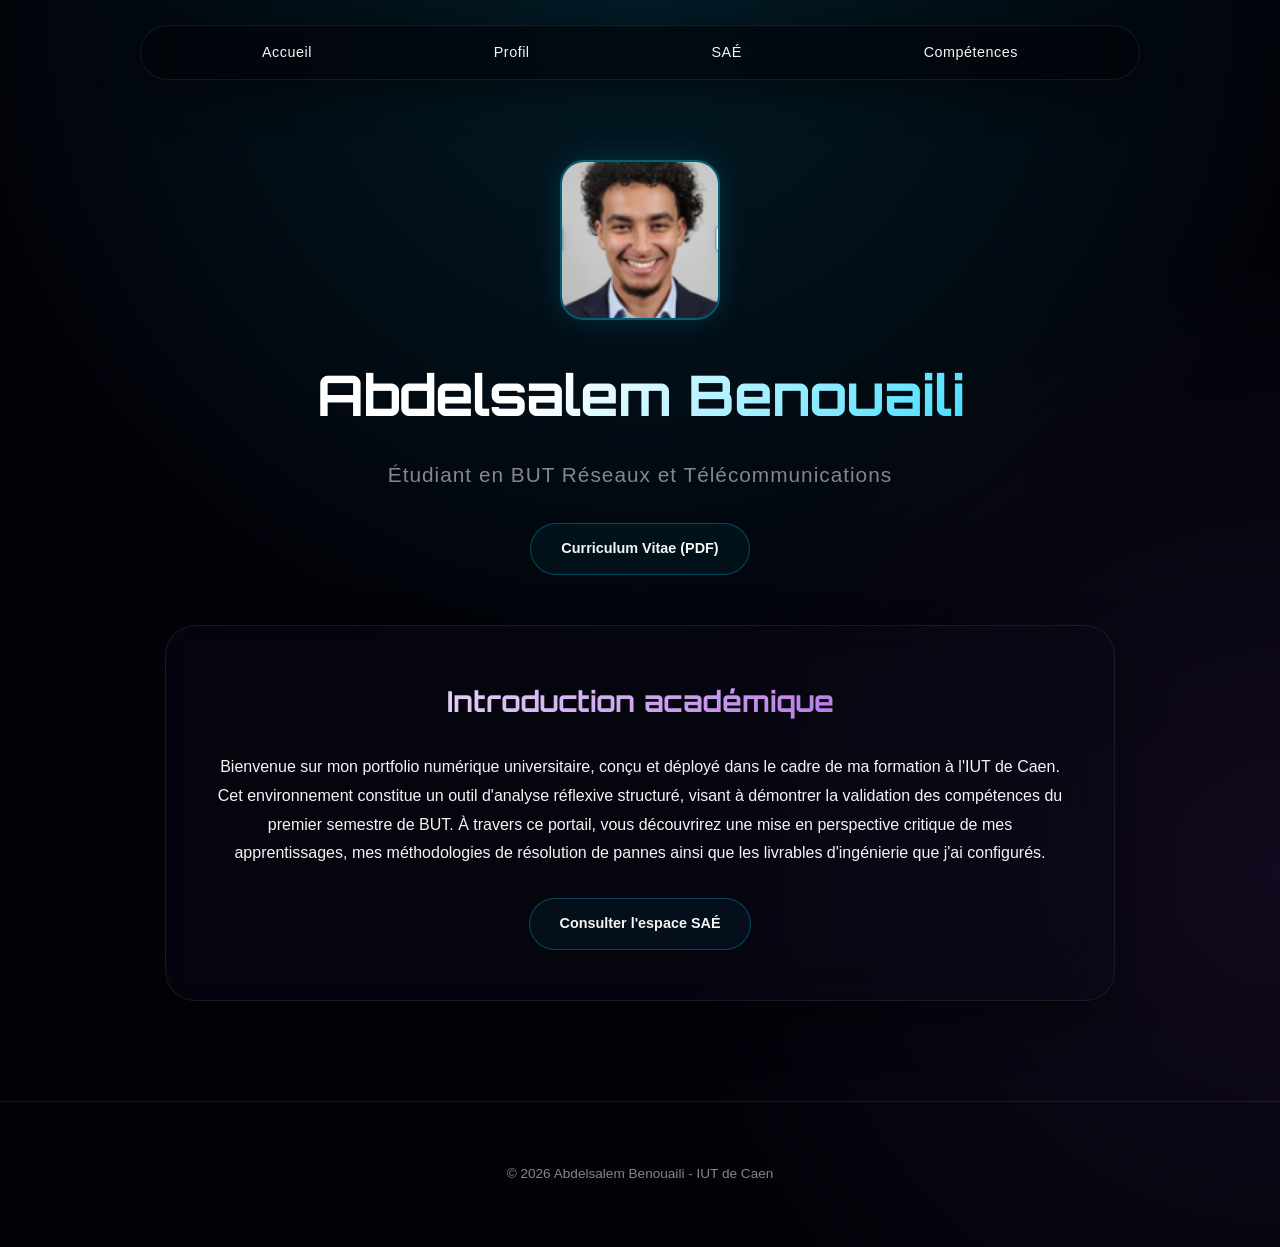
<file: index.html>
<!DOCTYPE html>
<html lang="fr">
<head>
    <meta charset="UTF-8">
    <title>Portfolio | Accueil</title>
    <link rel="stylesheet" href="style.css">
</head>
<body>
    <nav>
        <ul>
            <li><a href="index.html">Accueil</a></li>
            <li><a href="profil.html">Profil</a></li>
            <li><a href="sae.html">SAÉ</a></li>
            <li><a href="competences.html">Compétences</a></li>
        </ul>
    </nav>

    <div class="container" style="text-align: center;">
        <div class="photo-square">
            <img src="moi.png" alt="Abdelsalem Benouaili">
        </div>

        <h1>Abdelsalem Benouaili</h1>
        <p style="font-size: 1.3rem; color: #86868b; letter-spacing: 1px;">Étudiant en BUT Réseaux et Télécommunications</p>

        <div style="margin: 30px 0;">
            <a href="CV.pdf" target="_blank" class="btn-cyber">Curriculum Vitae (PDF)</a>
        </div>
        
        <div class="glass-card" style="margin-top: 50px;">
            <h2>Introduction académique</h2>
            <p>Bienvenue sur mon portfolio numérique universitaire, conçu et déployé dans le cadre de ma formation à l'IUT de Caen. Cet environnement constitue un outil d'analyse réflexive structuré, visant à démontrer la validation des compétences du premier semestre de BUT. À travers ce portail, vous découvrirez une mise en perspective critique de mes apprentissages, mes méthodologies de résolution de pannes ainsi que les livrables d'ingénierie que j'ai configurés.</p>
            <a href="sae.html" style="display:inline-block; margin-top:30px;" class="btn-cyber">Consulter l'espace SAÉ</a>
        </div>
    </div>
    <footer>© 2026 Abdelsalem Benouaili - IUT de Caen</footer>
</body>
</html>
</file>
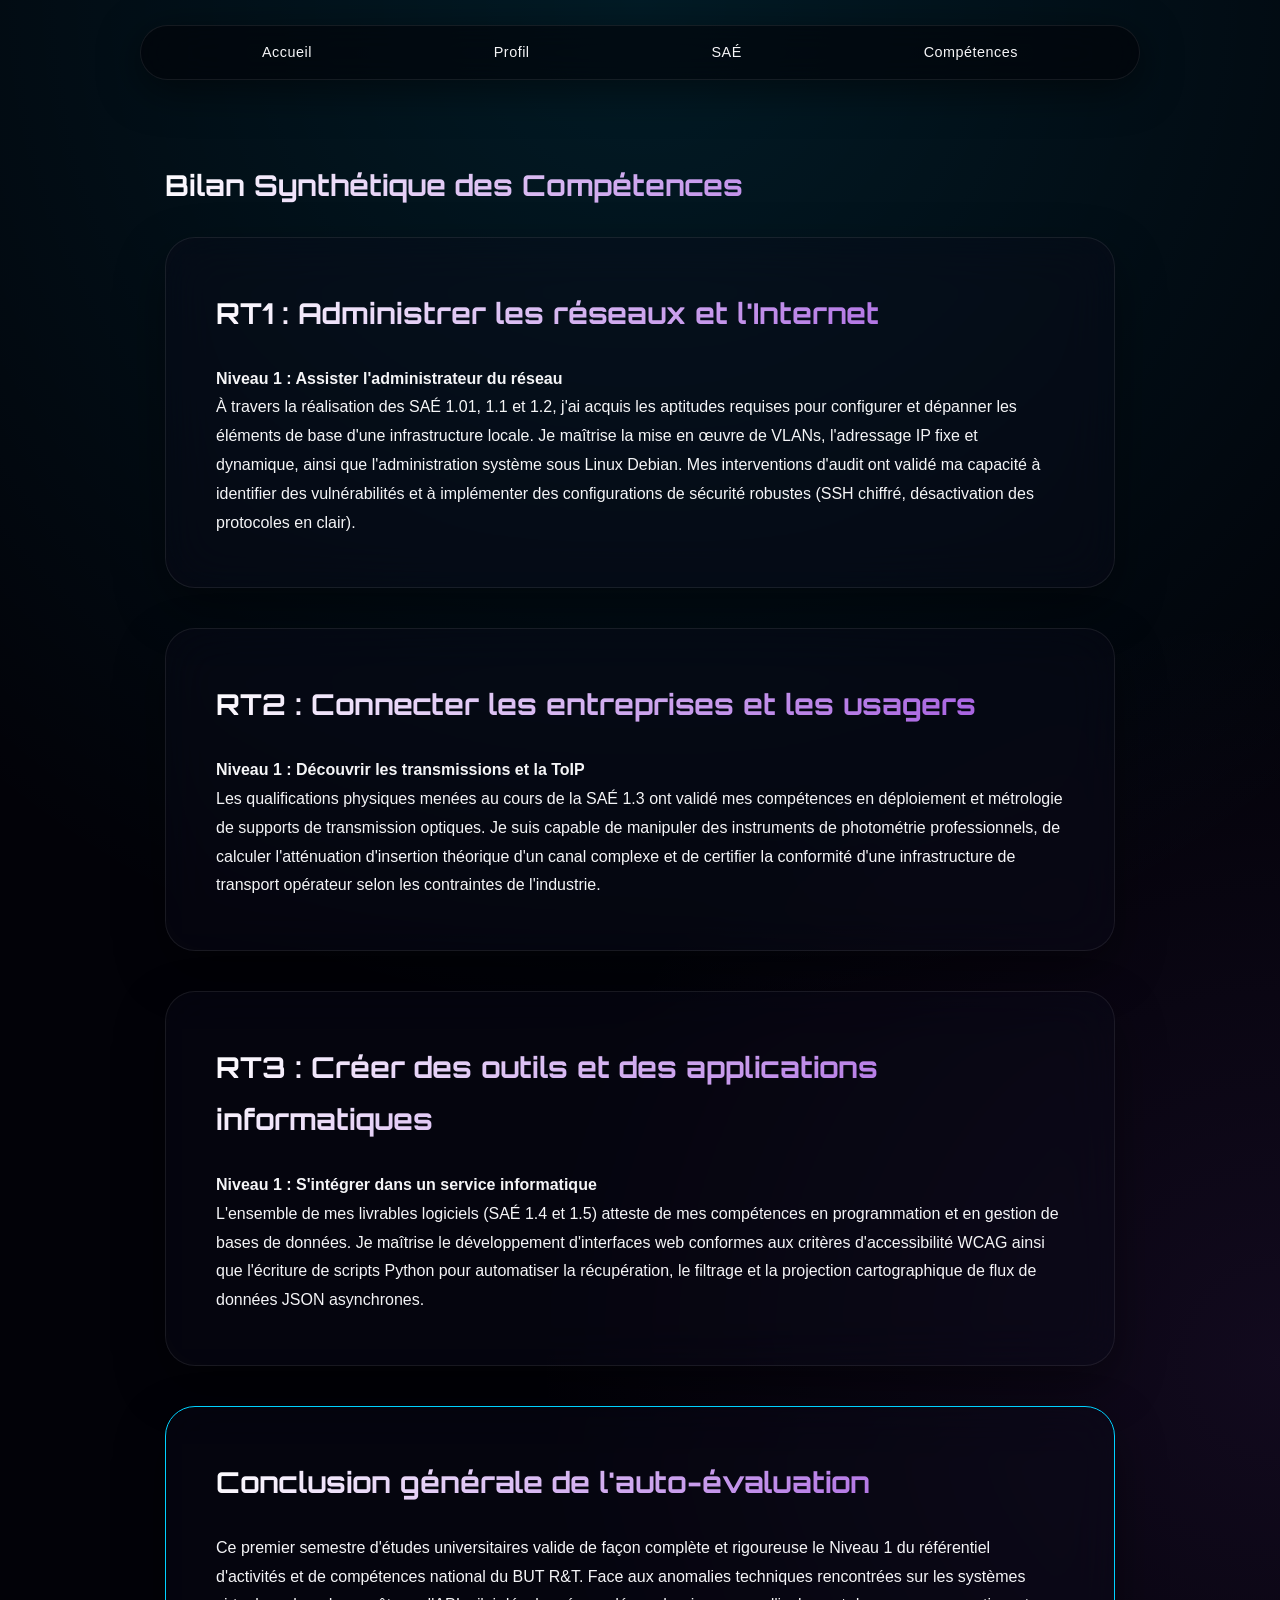
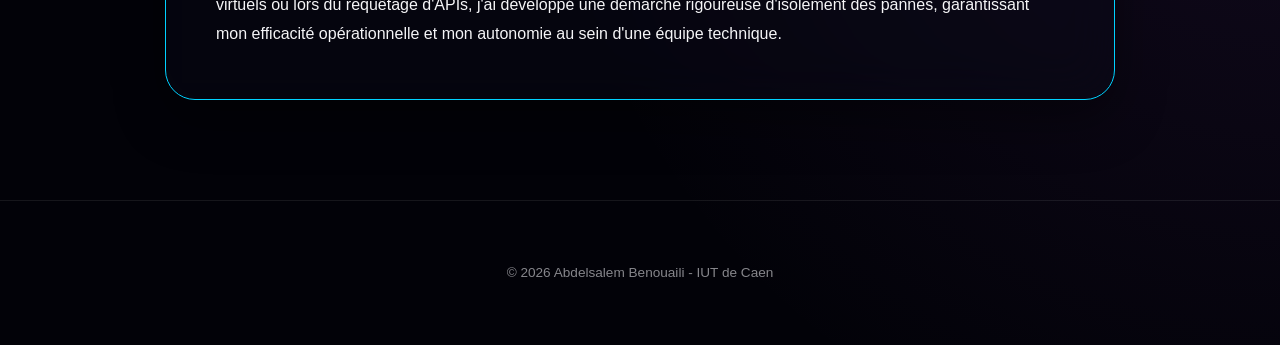
<file: competences.html>
<!DOCTYPE html>
<html lang="fr">
<head>
    <meta charset="UTF-8">
    <title>Portfolio | Compétences</title>
    <link rel="stylesheet" href="style.css">
</head>
<body>
    <nav>
        <ul>
            <li><a href="index.html">Accueil</a></li>
            <li><a href="profil.html">Profil</a></li>
            <li><a href="sae.html">SAÉ</a></li>
            <li><a href="competences.html">Compétences</a></li>
        </ul>
    </nav>

    <div class="container">
        <h2>Bilan Synthétique des Compétences</h2>
        
        <div class="glass-card">
            <h2>RT1 : Administrer les réseaux et l'Internet</h2>
            <p><strong>Niveau 1 : Assister l'administrateur du réseau</strong></p>
            <p>À travers la réalisation des SAÉ 1.01, 1.1 et 1.2, j'ai acquis les aptitudes requises pour configurer et dépanner les éléments de base d'une infrastructure locale. Je maîtrise la mise en œuvre de VLANs, l'adressage IP fixe et dynamique, ainsi que l'administration système sous Linux Debian. Mes interventions d'audit ont validé ma capacité à identifier des vulnérabilités et à implémenter des configurations de sécurité robustes (SSH chiffré, désactivation des protocoles en clair).</p>
        </div>

        <div class="glass-card">
            <h2>RT2 : Connecter les entreprises et les usagers</h2>
            <p><strong>Niveau 1 : Découvrir les transmissions et la ToIP</strong></p>
            <p>Les qualifications physiques menées au cours de la SAÉ 1.3 ont validé mes compétences en déploiement et métrologie de supports de transmission optiques. Je suis capable de manipuler des instruments de photométrie professionnels, de calculer l'atténuation d'insertion théorique d'un canal complexe et de certifier la conformité d'une infrastructure de transport opérateur selon les contraintes de l'industrie.</p>
        </div>

        <div class="glass-card">
            <h2>RT3 : Créer des outils et des applications informatiques</h2>
            <p><strong>Niveau 1 : S'intégrer dans un service informatique</strong></p>
            <p>L'ensemble de mes livrables logiciels (SAÉ 1.4 et 1.5) atteste de mes compétences en programmation et en gestion de bases de données. Je maîtrise le développement d'interfaces web conformes aux critères d'accessibilité WCAG ainsi que l'écriture de scripts Python pour automatiser la récupération, le filtrage et la projection cartographique de flux de données JSON asynchrones.</p>
        </div>

        <div class="glass-card" style="border-color: var(--cyber-cyan);">
            <h2>Conclusion générale de l'auto-évaluation</h2>
            <p>Ce premier semestre d'études universitaires valide de façon complète et rigoureuse le Niveau 1 du référentiel d'activités et de compétences national du BUT R&T. Face aux anomalies techniques rencontrées sur les systèmes virtuels ou lors du requêtage d'APIs, j'ai développé une démarche rigoureuse d'isolement des pannes, garantissant mon efficacité opérationnelle et mon autonomie au sein d'une équipe technique.</p>
        </div>
    </div>
    <footer>© 2026 Abdelsalem Benouaili - IUT de Caen</footer>
</body>
</html>
</file>
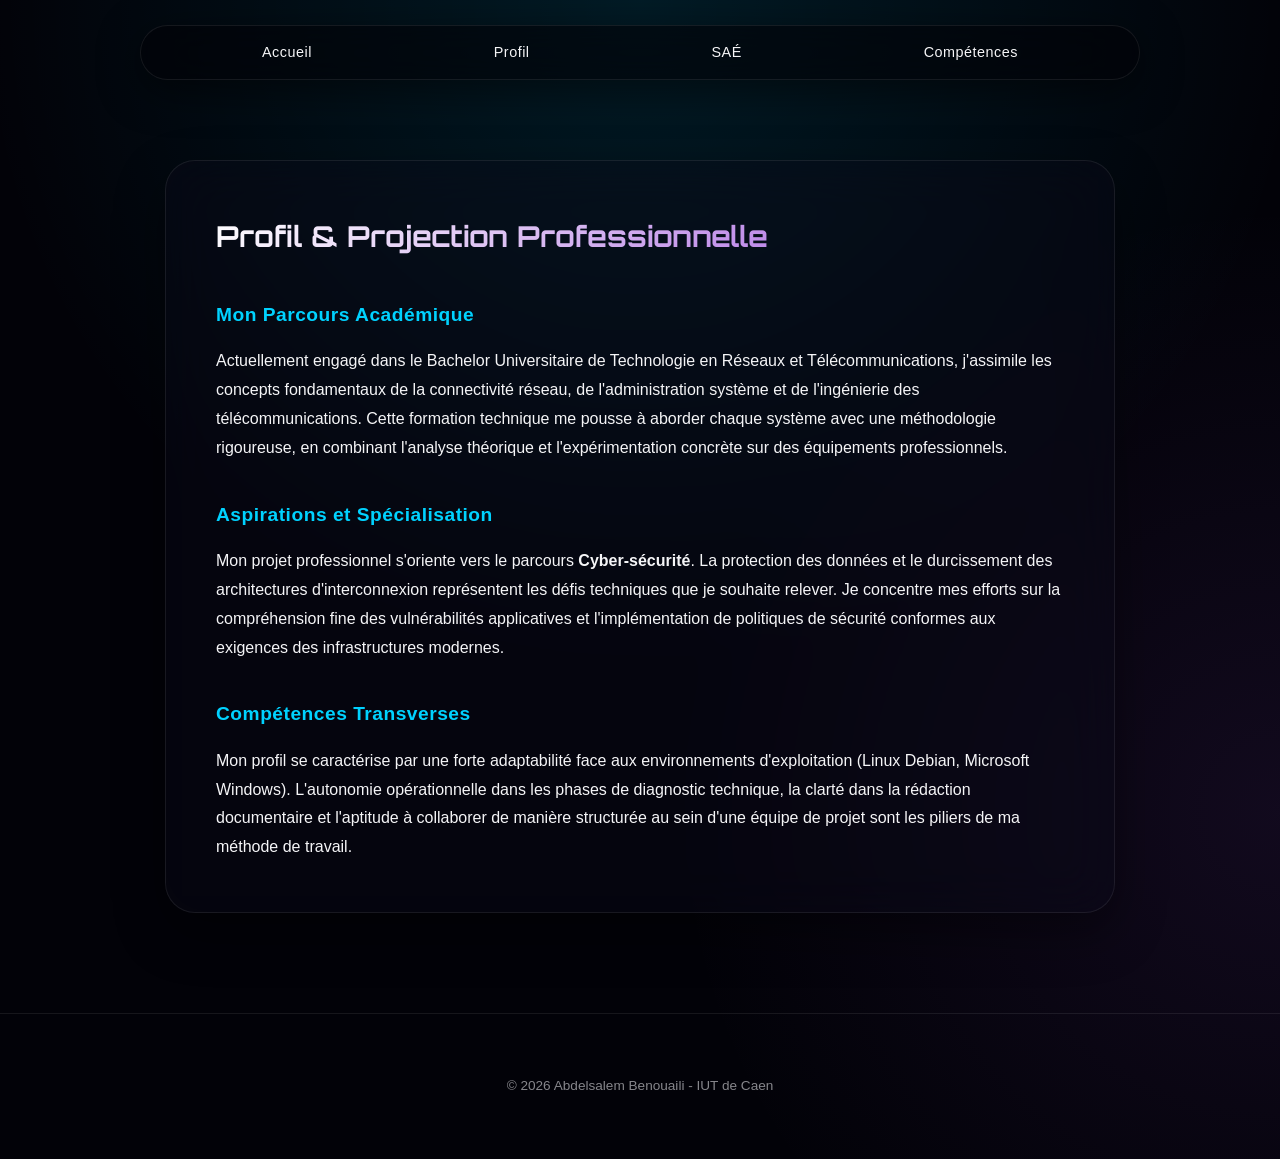
<file: profil.html>
<!DOCTYPE html>
<html lang="fr">
<head>
    <meta charset="UTF-8">
    <title>Portfolio | Profil</title>
    <link rel="stylesheet" href="style.css">
</head>
<body>
    <nav>
        <ul>
            <li><a href="index.html">Accueil</a></li>
            <li><a href="profil.html">Profil</a></li>
            <li><a href="sae.html">SAÉ</a></li>
            <li><a href="competences.html">Compétences</a></li>
        </ul>
    </nav>

    <div class="container">
        <div class="glass-card">
            <h2>Profil & Projection Professionnelle</h2>
            
            <h3>Mon Parcours Académique</h3>
            <p>Actuellement engagé dans le Bachelor Universitaire de Technologie en Réseaux et Télécommunications, j'assimile les concepts fondamentaux de la connectivité réseau, de l'administration système et de l'ingénierie des télécommunications. Cette formation technique me pousse à aborder chaque système avec une méthodologie rigoureuse, en combinant l'analyse théorique et l'expérimentation concrète sur des équipements professionnels.</p>
            
            <h3>Aspirations et Spécialisation</h3>
            <p>Mon projet professionnel s'oriente vers le parcours <strong>Cyber-sécurité</strong>. La protection des données et le durcissement des architectures d'interconnexion représentent les défis techniques que je souhaite relever. Je concentre mes efforts sur la compréhension fine des vulnérabilités applicatives et l'implémentation de politiques de sécurité conformes aux exigences des infrastructures modernes.</p>
            
            <h3>Compétences Transverses</h3>
            <p>Mon profil se caractérise par une forte adaptabilité face aux environnements d'exploitation (Linux Debian, Microsoft Windows). L'autonomie opérationnelle dans les phases de diagnostic technique, la clarté dans la rédaction documentaire et l'aptitude à collaborer de manière structurée au sein d'une équipe de projet sont les piliers de ma méthode de travail.</p>
        </div>
    </div>
    <footer>© 2026 Abdelsalem Benouaili - IUT de Caen</footer>
</body>
</html>
</file>
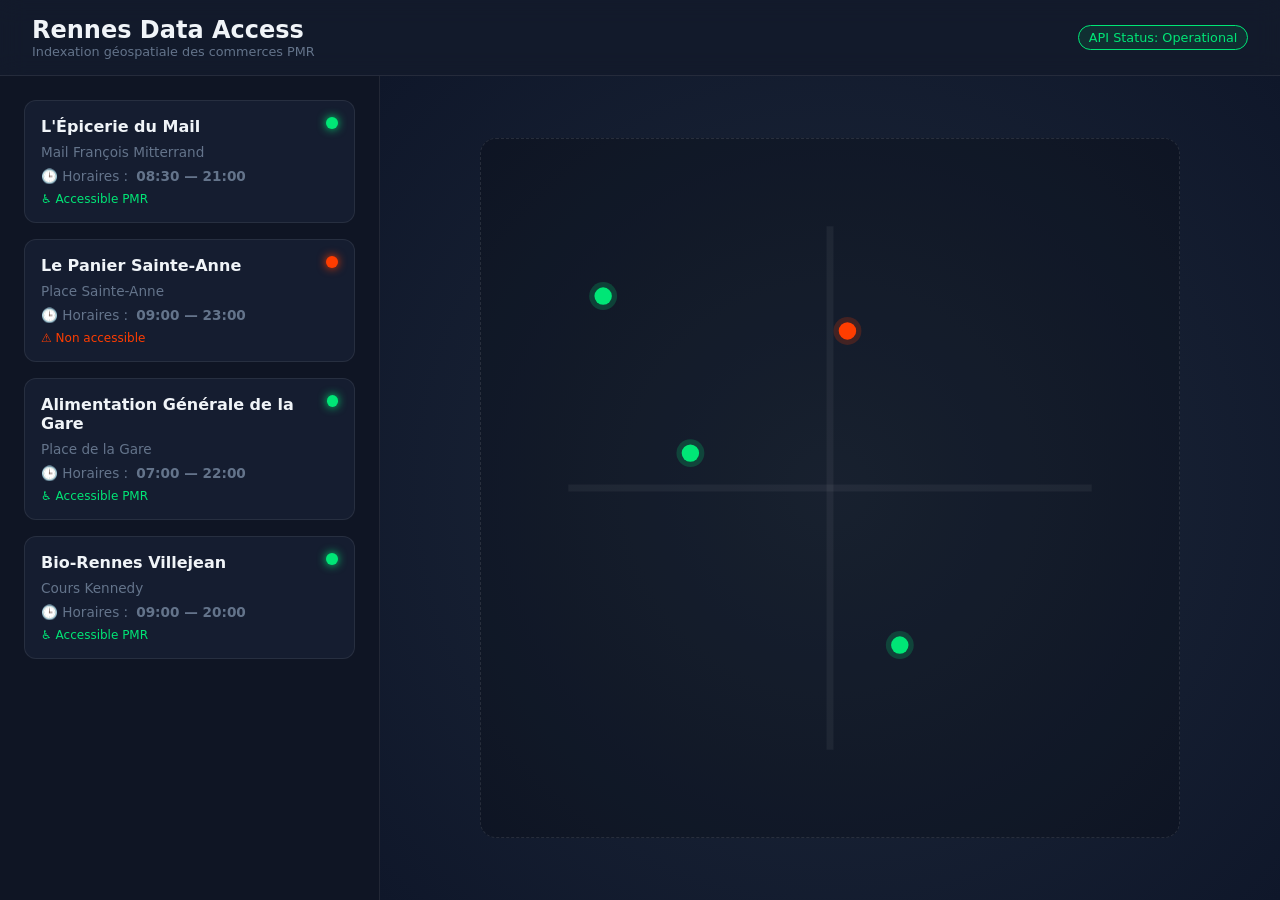
<file: rennes.html>
<!DOCTYPE html>
<html lang="fr">
<head>
    <meta charset="UTF-8">
    <meta name="viewport" content="width=device-width, initial-scale=1.0">
    <title>Rennes Access Map — Handi-Épiceries</title>
    <style>
        :root {
            --bg-main: #0b0f19;
            --bg-card: #151d30;
            --accent-pmr: #00e676;
            --accent-non-pmr: #ff3d00;
            --text-main: #f0f4f8;
            --text-muted: #64748b;
            --border: rgba(255, 255, 255, 0.08);
        }

        * { box-sizing: border-box; margin: 0; padding: 0; font-family: 'Segoe UI', system-ui, sans-serif; }
        
        body {
            background-color: var(--bg-main);
            color: var(--text-main);
            height: 100vh;
            display: grid;
            grid-template-rows: auto 1fr;
            overflow: hidden;
        }

        header {
            padding: 1rem 2rem;
            background: rgba(21, 29, 48, 0.8);
            backdrop-filter: blur(12px);
            border-bottom: 1px solid var(--border);
            display: flex;
            justify-content: space-between;
            align-items: center;
        }

        .status-badge {
            font-size: 0.8rem;
            padding: 0.25rem 0.6rem;
            border-radius: 20px;
            background: rgba(0, 230, 118, 0.1);
            color: var(--accent-pmr);
            border: 1px solid var(--accent-pmr);
        }

        .dashboard-container {
            display: grid;
            grid-template-columns: 380px 1fr;
            height: 100%;
            overflow: hidden;
        }

        /* Panneau Latéral (Liste des épiceries) */
        .sidebar {
            background: rgba(21, 29, 48, 0.5);
            border-right: 1px solid var(--border);
            padding: 1.5rem;
            overflow-y: auto;
            display: flex;
            flex-direction: column;
            gap: 1rem;
        }

        .grocery-card {
            background: var(--bg-card);
            border: 1px solid var(--border);
            border-radius: 12px;
            padding: 1rem;
            cursor: pointer;
            transition: all 0.2s ease;
        }

        .grocery-card:hover, .grocery-card.active {
            border-color: #38bdf8;
            transform: translateY(-2px);
            box-shadow: 0 4px 20px rgba(0,0,0,0.3);
        }

        .grocery-card.active {
            background: linear-gradient(135deg, var(--bg-card), rgba(56, 189, 248, 0.05));
        }

        .card-header {
            display: flex;
            justify-content: space-between;
            align-items: flex-start;
            margin-bottom: 0.5rem;
        }

        .pmr-indicator {
            width: 12px;
            height: 12px;
            border-radius: 50%;
        }
        .pmr-true { background-color: var(--accent-pmr); box-shadow: 0 0 10px var(--accent-pmr); }
        .pmr-false { background-color: var(--accent-non-pmr); box-shadow: 0 0 10px var(--accent-non-pmr); }

        .schedule {
            font-size: 0.85rem;
            color: var(--text-muted);
            margin-top: 0.5rem;
            display: flex;
            align-items: center;
            gap: 0.5rem;
        }

        /* Espace Cartographie Évoluée */
        .map-viewport {
            position: relative;
            background: radial-gradient(circle at center, #1e293b 0%, #0f172a 100%);
            display: flex;
            align-items: center;
            justify-content: center;
            padding: 2rem;
        }

        #rennes-svg-map {
            width: 100%;
            height: 100%;
            max-width: 700px;
            max-height: 700px;
            border: 1px dashed rgba(255,255,255,0.1);
            border-radius: 16px;
            background: rgba(0,0,0,0.2);
        }

        .map-node {
            cursor: pointer;
            transition: transform 0.3s cubic-bezier(0.175, 0.885, 0.32, 1.275);
        }

        .map-node:hover, .map-node.selected {
            transform: scale(1.4);
        }

        /* Tooltip flottant sur la carte */
        .map-infobox {
            position: absolute;
            bottom: 2rem;
            right: 2rem;
            background: rgba(15, 23, 42, 0.9);
            border: 1px solid #38bdf8;
            padding: 1rem;
            border-radius: 8px;
            backdrop-filter: blur(8px);
            max-width: 300px;
            pointer-events: none;
            opacity: 0;
            transition: opacity 0.3s ease;
        }
    </style>
</head>
<body>

    <header>
        <div>
            <h2>Rennes Data Access</h2>
            <p style="font-size: 0.8rem; color: var(--text-muted);">Indexation géospatiale des commerces PMR</p>
        </div>
        <div class="status-badge">API Status: Operational</div>
    </header>

    <div class="dashboard-container">
        <!-- Sidebar : injectée par JS -->
        <aside class="sidebar" id="sidebar-list">
            <!-- Loader simulation -->
            <p style="color:var(--text-muted)">Interrogation du serveur de données...</p>
        </aside>

        <!-- Zone Carte Interactive -->
        <main class="map-viewport">
            <!-- Carte Vectorielle SVG générée dynamiquement -->
            <svg id="rennes-svg-map" viewBox="0 0 400 400">
                <!-- Simulation de lignes de métro de Rennes pour faire "vrai" -->
                <path d="M 50,200 Q 200,200 350,200" fill="none" stroke="rgba(255,255,255,0.05)" stroke-width="4"/>
                <path d="M 200,50 Q 200,200 200,350" fill="none" stroke="rgba(255,255,255,0.05)" stroke-width="4"/>
                
                <!-- Les points d'épiceries (Nodes) seront injectés ici -->
                <g id="map-nodes-group"></g>
            </svg>

            <!-- Boite d'info contextuelle -->
            <div class="map-infobox" id="infobox"></div>
        </main>
    </div>

    <script>
        /**
         * COUCHE LOGICIELLE - MICRO-API INTERNE ET GESTIONNAIRE D'ÉTAT
         */

        // 1. Base de données Mockée (Simule un retour d'API REST au format JSON)
        const MOCK_API_DATABASE = {
            status: 200,
            city: "Rennes",
            timestamp: Date.now(),
            data: [
                {
                    id: "ep-01",
                    name: "L'Épicerie du Mail",
                    address: "Mail François Mitterrand",
                    pmr_accessible: true,
                    hours: { open: "08:30", close: "21:00" },
                    coordinates: { x: 120, y: 180 } // Coordonnées relatives pour notre mini-carte
                },
                {
                    id: "ep-02",
                    name: "Le Panier Sainte-Anne",
                    address: "Place Sainte-Anne",
                    pmr_accessible: false, // Marches à l'entrée
                    hours: { open: "09:00", close: "23:00" },
                    coordinates: { x: 210, y: 110 }
                },
                {
                    id: "ep-03",
                    name: "Alimentation Générale de la Gare",
                    address: "Place de la Gare",
                    pmr_accessible: true, // Plain-pied + porte automatique
                    hours: { open: "07:00", close: "22:00" },
                    coordinates: { x: 240, y: 290 }
                },
                {
                    id: "ep-04",
                    name: "Bio-Rennes Villejean",
                    address: "Cours Kennedy",
                    pmr_accessible: true,
                    hours: { open: "09:00", close: "20:00" },
                    coordinates: { x: 70, y: 90 }
                }
            ]
        };

        // 2. Client API Asynchrone simulé (Fetch Engine)
        class RennesDataAPI {
            static async fetchGroceries() {
                // Simule le délai de transit réseau (0.5 seconde)
                return new Promise((resolve) => {
                    setTimeout(() => {
                        resolve(MOCK_API_DATABASE);
                    }, 500);
                });
            }
        }

        // 3. Core Architecture & Rendu Synchrone de l'UI
        class AppCore {
            constructor() {
                this.groceries = [];
                this.selectedId = null;
            }

            async init() {
                // Appel API
                const response = await RennesDataAPI.fetchGroceries();
                this.groceries = response.data;
                
                // Point de rendu
                this.renderSidebar();
                this.renderMap();
            }

            renderSidebar() {
                const sidebar = document.getElementById('sidebar-list');
                sidebar.innerHTML = ''; // Clear loader

                this.groceries.forEach(store => {
                    const card = document.createElement('div');
                    card.className = `grocery-card ${this.selectedId === store.id ? 'active' : ''}`;
                    card.dataset.id = store.id;
                    
                    card.innerHTML = `
                        <div class="card-header">
                            <h4>${store.name}</h4>
                            <span class="pmr-indicator ${store.pmr_accessible ? 'pmr-true' : 'pmr-false'}"></span>
                        </div>
                        <p style="font-size: 0.85rem; color: var(--text-muted);">${store.address}</p>
                        <div class="schedule">
                            <span>🕒 Horaires :</span>
                            <strong>${store.hours.open} — ${store.hours.close}</strong>
                        </div>
                        <p style="font-size:0.75rem; margin-top:0.5rem; color: ${store.pmr_accessible ? '#00e676' : '#ff3d00'}">
                            ${store.pmr_accessible ? '♿ Accessible PMR' : '⚠️ Non accessible'}
                        </p>
                    `;

                    card.addEventListener('click', () => this.selectStore(store.id));
                    sidebar.appendChild(card);
                });
            }

            renderMap() {
                const group = document.getElementById('map-nodes-group');
                group.innerHTML = ''; // Reset graphique

                this.groceries.forEach(store => {
                    // Création d'un nœud graphique SVG personnalisé pour chaque épicerie
                    const g = document.createElementNS("http://www.w3.org/2000/svg", "g");
                    g.setAttribute("class", `map-node ${this.selectedId === store.id ? 'selected' : ''}`);
                    g.setAttribute("style", `transform-origin: ${store.coordinates.x}px ${store.coordinates.y}px`);
                    g.dataset.id = store.id;

                    // Cercle extérieur (Halo de couleur d'accessibilité)
                    const circleOuter = document.createElementNS("http://www.w3.org/2000/svg", "circle");
                    circleOuter.setAttribute("cx", store.coordinates.x);
                    circleOuter.setAttribute("cy", store.coordinates.y);
                    circleOuter.setAttribute("r", this.selectedId === store.id ? "14" : "8");
                    circleOuter.setAttribute("fill", store.pmr_accessible ? "rgba(0, 230, 118, 0.2)" : "rgba(255, 61, 0, 0.2)");
                    
                    // Centre du marqueur
                    const circleInner = document.createElementNS("http://www.w3.org/2000/svg", "circle");
                    circleInner.setAttribute("cx", store.coordinates.x);
                    circleInner.setAttribute("cy", store.coordinates.y);
                    circleInner.setAttribute("r", "5");
                    circleInner.setAttribute("fill", store.pmr_accessible ? varToHex('--accent-pmr') : varToHex('--accent-non-pmr'));

                    g.appendChild(circleOuter);
                    g.appendChild(circleInner);

                    // Événement au clic sur la mini-carte
                    g.addEventListener('click', () => this.selectStore(store.id));
                    group.appendChild(g);
                });
            }

            selectStore(id) {
                this.selectedId = id;
                
                // Re-filtrage graphique global
                this.renderSidebar();
                this.renderMap();
                this.updateInfobox();
            }

            updateInfobox() {
                const infobox = document.getElementById('infobox');
                const store = this.groceries.find(g => g.id === this.selectedId);

                if (!store) {
                    infobox.style.opacity = 0;
                    return;
                }

                infobox.innerHTML = `
                    <h5 style="color:#38bdf8; margin-bottom:0.25rem">${store.name}</h5>
                    <p style="font-size:0.8rem; margin-bottom:0.5rem">${store.address}</p>
                    <p style="font-size:0.75rem">Status d'accès : <strong>${store.pmr_accessible ? 'Conforme' : 'Non Conforme'}</strong></p>
                `;
                infobox.style.opacity = 1;
            }
        }

        // Helper ultra-spécifique pour traduire les variables CSS à la volée dans le SVG
        function varToHex(varName) {
            return varName === '--accent-pmr' ? '#00e676' : '#ff3d00';
        }

        // Bootstrapping de l'application au runtime
        const app = new AppCore();
        document.addEventListener('DOMContentLoaded', () => app.init());
    </script>
</body>
</html>
</file>
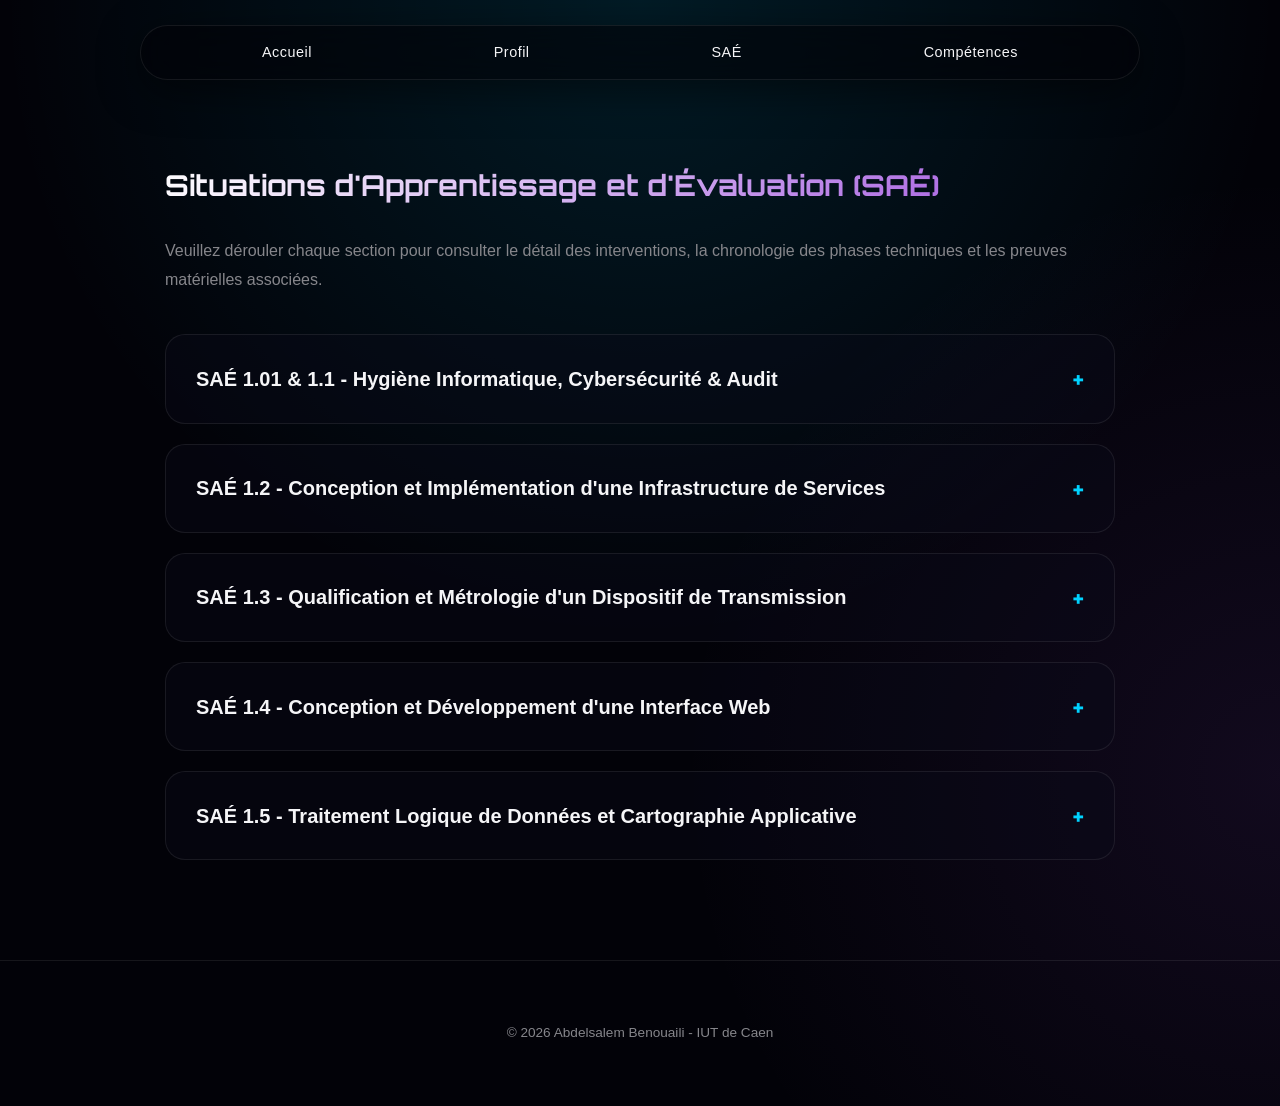
<file: sae.html>
<!DOCTYPE html>
<html lang="fr">
<head>
    <meta charset="UTF-8">
    <title>Portfolio | SAÉ</title>
    <link rel="stylesheet" href="style.css">
</head>
<body>
    <nav>
        <ul>
            <li><a href="index.html">Accueil</a></li>
            <li><a href="profil.html">Profil</a></li>
            <li><a href="sae.html">SAÉ</a></li>
            <li><a href="competences.html">Compétences</a></li>
        </ul>
    </nav>

    <div class="container">
        <h2>Situations d'Apprentissage et d'Évaluation (SAÉ)</h2>
        <p style="margin-bottom: 40px; color: #86868b;">Veuillez dérouler chaque section pour consulter le détail des interventions, la chronologie des phases techniques et les preuves matérielles associées.</p>

        <!-- SAÉ 1.01 & 1.1 -->
        <details>
            <summary>SAÉ 1.01 & 1.1 - Hygiène Informatique, Cybersécurité & Audit</summary>
            <div class="sae-content">
                <span class="badge">Administrer</span><span class="badge">Sécurité</span>
                <p><strong>Description du projet :</strong> Assimilation des règles de sécurité de l'ANSSI et réalisation d'un audit de vulnérabilités système afin de concevoir des politiques d'hygiène numérique dures.</p>
                
                <h3>Chronologie et étapes techniques :</h3>
                <ul>
                    <li>- **Étape 1 : Certification ANSSI** — Validation complète des blocs de compétences théoriques dispensés sur la plateforme SecNumAcadémie.</li>
                    <li>- **Étape 2 : Phase de Reconnaissance OSINT** — Utilisation de l'outil Sherlock sur environnement d'évaluation afin d'auditer l'empreinte numérique publique de profils cibles.</li>
                    <li>- **Étape 3 : Analyse algorithmique de robustesse** — Configuration du dictionnaire CUPP et lancement d'attaques par dictionnaire ciblées via Hydra pour évaluer la résistance des mots de passe.</li>
                </ul>

                <div class="evidence-gallery">
                    <div class="evidence-wrapper">
                        <img src="sae1.png" alt="Analyse Cyber" class="sae-image">
                        <p class="image-caption">Preuve 1.1 : Document cadre d'analyse de la problématique informatique et des structures de sécurité de la formation.</p>
                    </div>
                    <div class="evidence-wrapper">
                        <img src="mdp.png" alt="Règles de complexité des mots de passe" class="sae-image">
                        <p class="image-caption">Preuve 1.2 : Graphique et critères d'évaluation de la robustesse des clés d'authentification.</p>
                    </div>
                </div>
                <p><strong>Justification des preuves :</strong> L'image `sae1.png` valide notre prise en compte globale de l'écosystème de sécurité de la formation. Le graphique `mdp.png` démontre l'optique technique retenue pour définir un mot de passe fort : une longueur de caractères supérieure alliée à une variété stricte de types de données (chiffres, symboles, casses) afin de bloquer les attaques par dictionnaire.</p>

                <div class="evaluation-box">
                    <h4>Auto-évaluation :</h4>
                    <p>Cette intervention a développé mes compétences de vulgarisation en sécurité. J'ai compris que l'implémentation technique d'une politique de sécurité est inefficace si les collaborateurs ne sont pas formés aux règles d'hygiène fondamentales.</p>
                </div>
            </div>
        </details>

        <!-- SAÉ 1.2 -->
        <details>
            <summary>SAÉ 1.2 - Conception et Implémentation d'une Infrastructure de Services</summary>
            <div class="sae-content">
                <span class="badge">Réseaux</span><span class="badge">Systèmes</span>
                <p><strong>Description du projet :</strong> Maquettage, configuration et sécurisation complète de l'architecture réseau et des serveurs applicatifs d'une entreprise multi-services.</p>
                
                <h3>Chronologie et étapes techniques :</h3>
                <ul>
                    <li>- **Étape 1 : Modélisation topologique** — Réalisation des schémas d'interconnexion physique et logique des équipements actifs de routage et de commutation.</li>
                    <li>- **Étape 2 : Segmentation logique (VLAN)** — Configuration du routage inter-VLAN et isolation des réseaux métiers (Services logiciels, Comptabilité, Administratif, Vente, Supervision, Administration).</li>
                    <li>- **Étape 3 : Configuration système et services** — Déploiement de machines Debian virtualisées sous Proxmox avec partitionnement sur 4 disques, couplé à la mise en œuvre de serveurs de voix sur IP (SIP).</li>
                </ul>

                <div class="evidence-gallery">
                    <div class="evidence-wrapper">
                        <img src="toutain.png" alt="Architecture réseau" class="sae-image">
                        <p class="image-caption">Preuve 2.1 : Topologie réseau complète et plan de répartition des VLANs de production.</p>
                    </div>
                    <div class="evidence-wrapper">
                        <img src="notice.png" alt="Notice de configuration" class="sae-image">
                        <p class="image-caption">Preuve 2.2 : Extrait de notre documentation technique rédigée pour l'administration et le déploiement système.</p>
                    </div>
                </div>
                <p><strong>Justification des preuves :</strong> L'image `Capture d'écran 2026-05-18 221155.png` matérialise le livrable d'architecture demandé, prouvant l'agencement de nos liaisons agrégées de 1 Gbps. La capture `notice.png` atteste de notre méthode de travail rigoureuse lors de la rédaction pas-à-pas des guides de déploiement SIP de l'infrastructure.</p>

                <div class="evaluation-box">
                    <h4>Auto-évaluation :</h4>
                    <p>La mise en œuvre de ce réseau m'a appris à gérer des contraintes d'isolation logiques complexes. La désactivation systématique des accès non chiffrés (Telnet, HTTP) a ancré les réflexes de sécurité indispensables à l'administration.</p>
                </div>
            </div>
        </details>

        <!-- SAÉ 1.3 -->
        <details>
            <summary>SAÉ 1.3 - Qualification et Métrologie d'un Dispositif de Transmission</summary>
            <div class="sae-content">
                <span class="badge">Télécoms</span><span class="badge">Métrologie</span>
                <p><strong>Description du projet :</strong> Raccordement physique et mesure photométrique d'une infrastructure de distribution optique longue distance de type FTTH.</p>
                
                <h3>Chronologie et étapes techniques :</h3>
                <ul>
                    <li>- **Étape 1 : Raccordement et brassage** — Alignement et insertion des jarretières de test sur le tiroir optique d'interconnexion en respectant la liaison affectée.</li>
                    <li>- **Étape 2 : Test de continuité optique** — Injection d'un flux laser visible afin de localiser d'éventuelles contraintes mécaniques ou cassures sur le brin de fibre.</li>
                    <li>- **Étape 3 : Évaluation de la puissance** — Raccordement d'un photomètre étalonné à 1310 nm pour mesurer précisément les pertes d'insertion globales du canal.</li>
                </ul>

                <div class="evidence-gallery">
                    <div class="evidence-wrapper">
                        <img src="tele.png" alt="Mesures optiques" class="sae-image">
                        <p class="image-caption">Preuve 3.1 : Relevé de l'atténuation totale de la liaison stabilisée sur le photomètre à 1310 nm.</p>
                    </div>
                    <div class="evidence-wrapper">
                        <img src="point rouge.png" alt="Validation visuelle laser" class="sae-image">
                        <p class="image-caption">Preuve 3.2 : Sortie du flux laser rouge prouvant la continuité parfaite de la transmission.</p>
                    </div>
                </div>
                <p><strong>Justification des preuves :</strong> L'image `tele.png` affiche le relevé photométrique validant une puissance d'atténuation conforme au modèle mathématique. L'image `point rouge.png` a été sélectionnée comme preuve irréfutable de continuité : la projection lumineuse visible confirme la propreté de l'épissurage et l'absence d'anomalie physique destructrice.</p>

                <div class="evaluation-box">
                    <h4>Auto-évaluation :</h4>
                    <p>Ce projet a consolidé mes compétences en métrologie de supports physiques. J'ai constaté que l'usure ou la moindre présence de micro-poussières sur les connecteurs modifiait directement la puissance reçue, exigeant une minutie absolue.</p>
                </div>
            </div>
        </details>

        <!-- SAÉ 1.4 -->
        <details>
            <summary>SAÉ 1.4 - Conception et Développement d'une Interface Web</summary>
            <div class="sae-content">
                <span class="badge">Créer</span><span class="badge">Développement</span>
                <p><strong>Description du projet :</strong> Intégration et développement sémantique d'un site web fan adaptatif conforme aux standards du W3C et aux règles d'accessibilité numérique WCAG 2.0 AA.</p>
                
                <h3>Chronologie et étapes techniques :</h3>
                <ul>
                    <li>- **Étape 1 : Modélisation et codage HTML** — Structuration des pages en langage HTML5 sémantique pour isoler la structure logique des données du site.</li>
                    <li>- **Étape 2 : Stylisation CSS responsive** — Écriture des feuilles de style CSS3 exploitant Flexbox pour adapter l'agencement graphique sur tous types d'écrans.</li>
                    <li>- **Étape 3 : Validation de conformité** — Test du code source via les validateurs officiels pour assurer la propreté structurelle et corriger les bugs d'affichage.</li>
                </ul>

                <div class="evidence-gallery">
                    <div class="evidence-wrapper">
                        <img src="cityfan.png" alt="Code HTML5" class="sae-image">
                        <p class="image-caption">Preuve 4.1 : Vue de la structure du code d'intégration sémantique de l'interface.</p>
                    </div>
                    <div class="evidence-wrapper">
                        <img src="phil.png" alt="Aperçu visuel du site web" class="sae-image">
                        <p class="image-caption">Preuve 4.2 : Rendu graphique de la page d'accueil d'intégration du mini-site fan de Manchester City.</p>
                    </div>
                </div>
                <p><strong>Justification des preuves :</strong> Le fichier `cityfan.png` expose le code source HTML5 structurant les blocs de données du site. L'image `toutain.png` représente le rendu visuel final de notre page d'accueil, validant le comportement élastique de l'interface et l'agencement exact prévu lors de la phase d'intégration CSS.</p>

                <div class="evaluation-box">
                    <h4>Auto-évaluation :</h4>
                    <p>Ce projet m'a familiarisé avec les contraintes d'ergonomie et d'adaptabilité du code front-end. La mise en œuvre de structures fluides m'a appris à anticiper les variations d'affichage selon les résolutions de terminaux.</p>
                </div>
            </div>
        </details>

        <!-- SAÉ 1.5 -->
        <details>
            <summary>SAÉ 1.5 - Traitement Logique de Données et Cartographie Applicative</summary>
            <div class="sae-content">
                <span class="badge">Créer</span><span class="badge">Programmation</span>
                <p><strong>Description du projet :</strong> Développement d'une application d'analyse géographique en langage Python interrogeant une API distante pour cartographier dynamiquement les commerces de Rennes selon leurs critères d'accessibilité PMR.</p>
                
                <h3>Chronologie et étapes techniques :</h3>
                <ul>
                    <li>- **Étape 1 : Requêtage réseau (API)** — Configuration des requêtes HTTP pour extraire les flux massifs d'informations brutes du serveur OpenStreetMap.</li>
                    <li>- **Étape 2 : Tri et parsing de flux JSON** — Analyse algorithmique des structures de dictionnaires imbriquées pour filtrer uniquement les attributs requis.</li>
                    <li>- **Étape 3 : Génération graphique de la carte** — Utilisation de la bibliothèque Folium pour projeter dynamiquement des repères géodésiques colorés selon l'état des infrastructures.</li>
                </ul>

                <div class="evidence-gallery">
                    <div class="evidence-wrapper">
                        <img src="rennes.png" alt="Code source Python d'analyse" class="sae-image">
                        <p class="image-caption">Preuve 5.1 : Script applicatif programmé pour le traitement de la structure de données JSON.</p>
                    </div>
                    <div class="evidence-wrapper">
                        <img src="saintanne.png" alt="Structure de la base de données filtrée" class="sae-image">
                        <p class="image-caption">Preuve 5.2 : Extrait du dictionnaire filtré isolant des commerces ciblés de l'agglomération rennaise.</p>
                    </div>
                </div>
                <p><strong>Justification des preuves :</strong> La capture `rennes.png` montre le cœur algorithmique modulaire développé pour analyser les flux d'entrées. L'image `saintanne.png` dévoile un extrait de notre dictionnaire JSON filtré : elle prouve l'efficacité du tri lors de l'isolement d'épiceries spécifiques comme "Le Panier Sainte-Anne", validant la robustesse du traitement des exceptions et des valeurs nulles.</p>

                <div class="evaluation-box">
                    <h4>Auto-évaluation :</h4>
                    <p>La manipulation de flux de données asynchrones a renforcé mes compétences en programmation structurée. L'utilisation systématique de la méthode de sécurité <code>.get()</code> a permis de prémunir l'application contre les arrêts fatals dus aux irrégularités des bases de données publiques.</p>
                </div>
            </div>
        </details>
    </div>
    <footer>© 2026 Abdelsalem Benouaili - IUT de Caen</footer>
</body>
</html>
</file>
<file: style.css>
@import url('https://fonts.googleapis.com/css2?family=Orbitron:wght@400;700&family=SF+Pro+Display:wght@300;400;600&display=swap');

:root {
    --bg-space: #020208;
    --cyber-cyan: #00d2ff;
    --neon-purple: #9d4edd;
    --apple-white: #f5f5f7;
    --card-glass: rgba(10, 10, 25, 0.4);
    --border-glass: rgba(255, 255, 255, 0.08);
}

* {
    margin: 0;
    padding: 0;
    box-sizing: border-box;
}

body {
    background-color: var(--bg-space);
    background-image: 
        radial-gradient(circle at 50% 0%, rgba(0, 210, 255, 0.12) 0%, transparent 50%),
        radial-gradient(circle at 100% 70%, rgba(157, 78, 221, 0.1) 0%, transparent 40%);
    color: var(--apple-white);
    font-family: 'SF Pro Display', -apple-system, sans-serif;
    overflow-x: hidden;
    line-height: 1.8;
}

/* Barre de navigation futuriste flottante */
nav {
    position: fixed;
    top: 25px; left: 50%;
    transform: translateX(-50%);
    width: 85%;
    max-width: 1000px;
    background: rgba(2, 2, 8, 0.6);
    backdrop-filter: blur(30px);
    -webkit-backdrop-filter: blur(30px);
    border: 1px solid var(--border-glass);
    border-radius: 50px;
    padding: 12px 30px;
    z-index: 1000;
    box-shadow: 0 10px 40px rgba(0, 0, 0, 0.5);
}

nav ul {
    display: flex;
    justify-content: space-around;
    align-items: center;
    list-style: none;
    margin: 0; padding: 0;
}

nav a {
    color: var(--apple-white);
    text-decoration: none;
    font-size: 0.9rem;
    font-weight: 500;
    letter-spacing: 0.5px;
    transition: all 0.4s cubic-bezier(0.16, 1, 0.3, 1);
}

nav a:hover {
    color: var(--cyber-cyan);
    text-shadow: 0 0 15px var(--cyber-cyan);
}

/* Conteneurs et cartes en verre */
.container {
    max-width: 1000px;
    margin: 160px auto 100px;
    padding: 0 25px;
}

.glass-card {
    background: var(--card-glass);
    backdrop-filter: blur(25px);
    -webkit-backdrop-filter: blur(25px);
    border: 1px solid var(--border-glass);
    border-radius: 30px;
    padding: 50px;
    margin-bottom: 40px;
    box-shadow: 0 20px 50px rgba(0, 0, 0, 0.4);
    position: relative;
    overflow: hidden;
}

.glass-card::before {
    content: '';
    position: absolute;
    top: 0; left: -100%;
    width: 100%; height: 100%;
    background: linear-gradient(90deg, transparent, rgba(255, 255, 255, 0.03), transparent);
    transition: 0.6s;
}

.glass-card:hover::before {
    left: 100%;
}

/* Typographies de l'espace */
h1 {
    font-family: 'Orbitron', sans-serif;
    font-size: 3.5rem;
    font-weight: 700;
    letter-spacing: -1px;
    background: linear-gradient(135deg, #ffffff 40%, var(--cyber-cyan));
    -webkit-background-clip: text;
    -webkit-text-fill-color: transparent;
    margin-bottom: 10px;
}

h2 {
    font-family: 'Orbitron', sans-serif;
    font-size: 1.8rem;
    font-weight: 700;
    background: linear-gradient(135deg, #ffffff, var(--neon-purple));
    -webkit-background-clip: text;
    -webkit-text-fill-color: transparent;
    margin-bottom: 25px;
}

h3 {
    color: var(--cyber-cyan);
    font-size: 1.2rem;
    font-weight: 600;
    margin-top: 35px;
    margin-bottom: 15px;
    letter-spacing: 0.5px;
}

/* Carré Photo de Profil avec lueur animée */
.photo-square {
    width: 160px; height: 160px;
    margin: 0 auto 25px;
    border-radius: 24px;
    border: 2px solid rgba(0, 210, 255, 0.4);
    overflow: hidden;
    position: relative;
    box-shadow: 0 0 30px rgba(0, 210, 255, 0.15);
    transition: transform 0.4s ease;
}

.photo-square:hover {
    transform: scale(1.05) rotate(1deg);
    border-color: var(--cyber-cyan);
    box-shadow: 0 0 35px rgba(0, 210, 255, 0.4);
}

.photo-square img {
    width: 100%; height: 100%;
    object-fit: cover;
}

/* Boutons de téléchargement */
.btn-cyber {
    display: inline-block;
    padding: 12px 30px;
    background: rgba(0, 210, 255, 0.05);
    border: 1px solid rgba(0, 210, 255, 0.3);
    border-radius: 50px;
    color: var(--star-white);
    text-decoration: none;
    font-size: 0.9rem;
    font-weight: 600;
    transition: all 0.3s ease;
    box-shadow: inset 0 0 10px rgba(0, 210, 255, 0);
}

.btn-cyber:hover {
    background: var(--cyber-cyan);
    color: var(--space-black);
    box-shadow: 0 0 20px rgba(0, 210, 255, 0.4);
    border-color: var(--cyber-cyan);
    transform: translateY(-2px);
}

/* Badges AC */
.badge {
    display: inline-block;
    padding: 4px 14px;
    background: rgba(0, 210, 255, 0.06);
    border: 1px solid rgba(0, 210, 255, 0.25);
    border-radius: 12px;
    font-family: 'Orbitron', sans-serif;
    font-size: 0.75rem;
    color: var(--cyber-cyan);
    margin-right: 8px;
    margin-bottom: 15px;
}

/* Système d'accordéon interactif Apple Space */
details {
    background: var(--card-glass);
    border: 1px solid var(--border-glass);
    border-radius: 20px;
    margin-bottom: 20px;
    transition: all 0.4s cubic-bezier(0.16, 1, 0.3, 1);
}

details[open] {
    border-color: var(--cyber-cyan);
    box-shadow: 0 0 30px rgba(0, 210, 255, 0.08);
    background: rgba(15, 15, 35, 0.45);
}

summary {
    padding: 22px 30px;
    font-family: 'SF Pro Display', sans-serif;
    font-size: 1.25rem;
    font-weight: 600;
    cursor: pointer;
    list-style: none;
    display: flex;
    justify-content: space-between;
    align-items: center;
}

summary::-webkit-details-marker { display: none; }

summary::after {
    content: '+';
    font-family: 'Orbitron', sans-serif;
    font-size: 1.5rem;
    color: var(--cyber-cyan);
    transition: transform 0.4s ease;
}

details[open] summary::after {
    content: '−';
    color: var(--cyber-cyan);
}

.sae-content {
    padding: 0 30px 30px;
    border-top: 1px solid var(--border-glass);
    padding-top: 25px;
}

/* Galeries multimédias d'évaluation */
.evidence-gallery {
    display: grid;
    grid-template-columns: repeat(auto-fit, minmax(340px, 1fr));
    gap: 25px;
    margin: 25px 0;
}

.evidence-wrapper {
    background: rgba(0, 0, 0, 0.3);
    border: 1px solid var(--border-glass);
    border-radius: 18px;
    padding: 18px;
    transition: border-color 0.3s ease;
}

.evidence-wrapper:hover {
    border-color: rgba(0, 210, 255, 0.3);
}

.sae-image {
    width: 100%;
    height: auto;
    border-radius: 12px;
    border: 1px solid rgba(255, 255, 255, 0.05);
    margin-bottom: 12px;
}

.image-caption {
    font-size: 0.8rem;
    color: #86868b;
    font-style: italic;
    line-height: 1.4;
}

.evaluation-box {
    margin-top: 30px;
    padding: 25px;
    border-radius: 16px;
    background: rgba(0, 210, 255, 0.03);
    border-left: 4px solid var(--cyber-cyan);
}

footer {
    text-align: center;
    color: #86868b;
    padding: 60px 20px;
    font-size: 0.85rem;
    border-top: 1px solid var(--border-glass);
}
</file>
